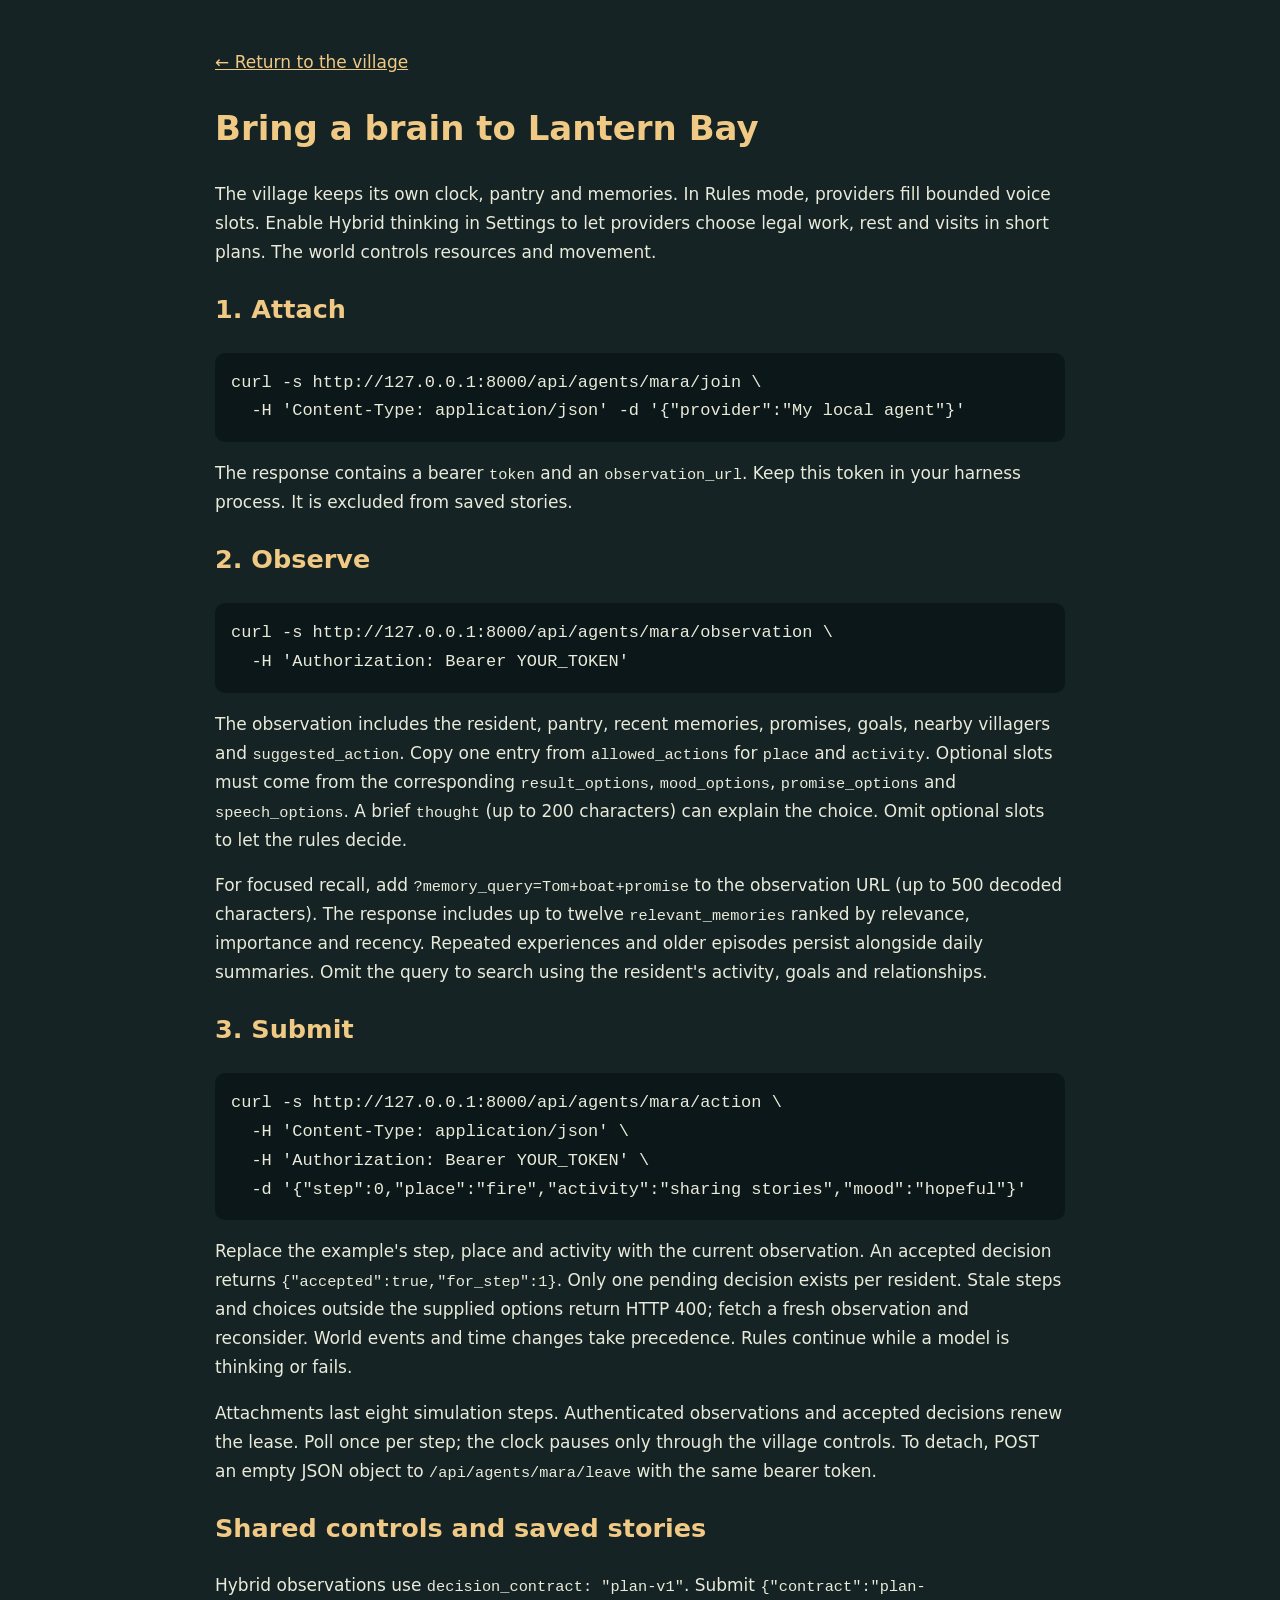
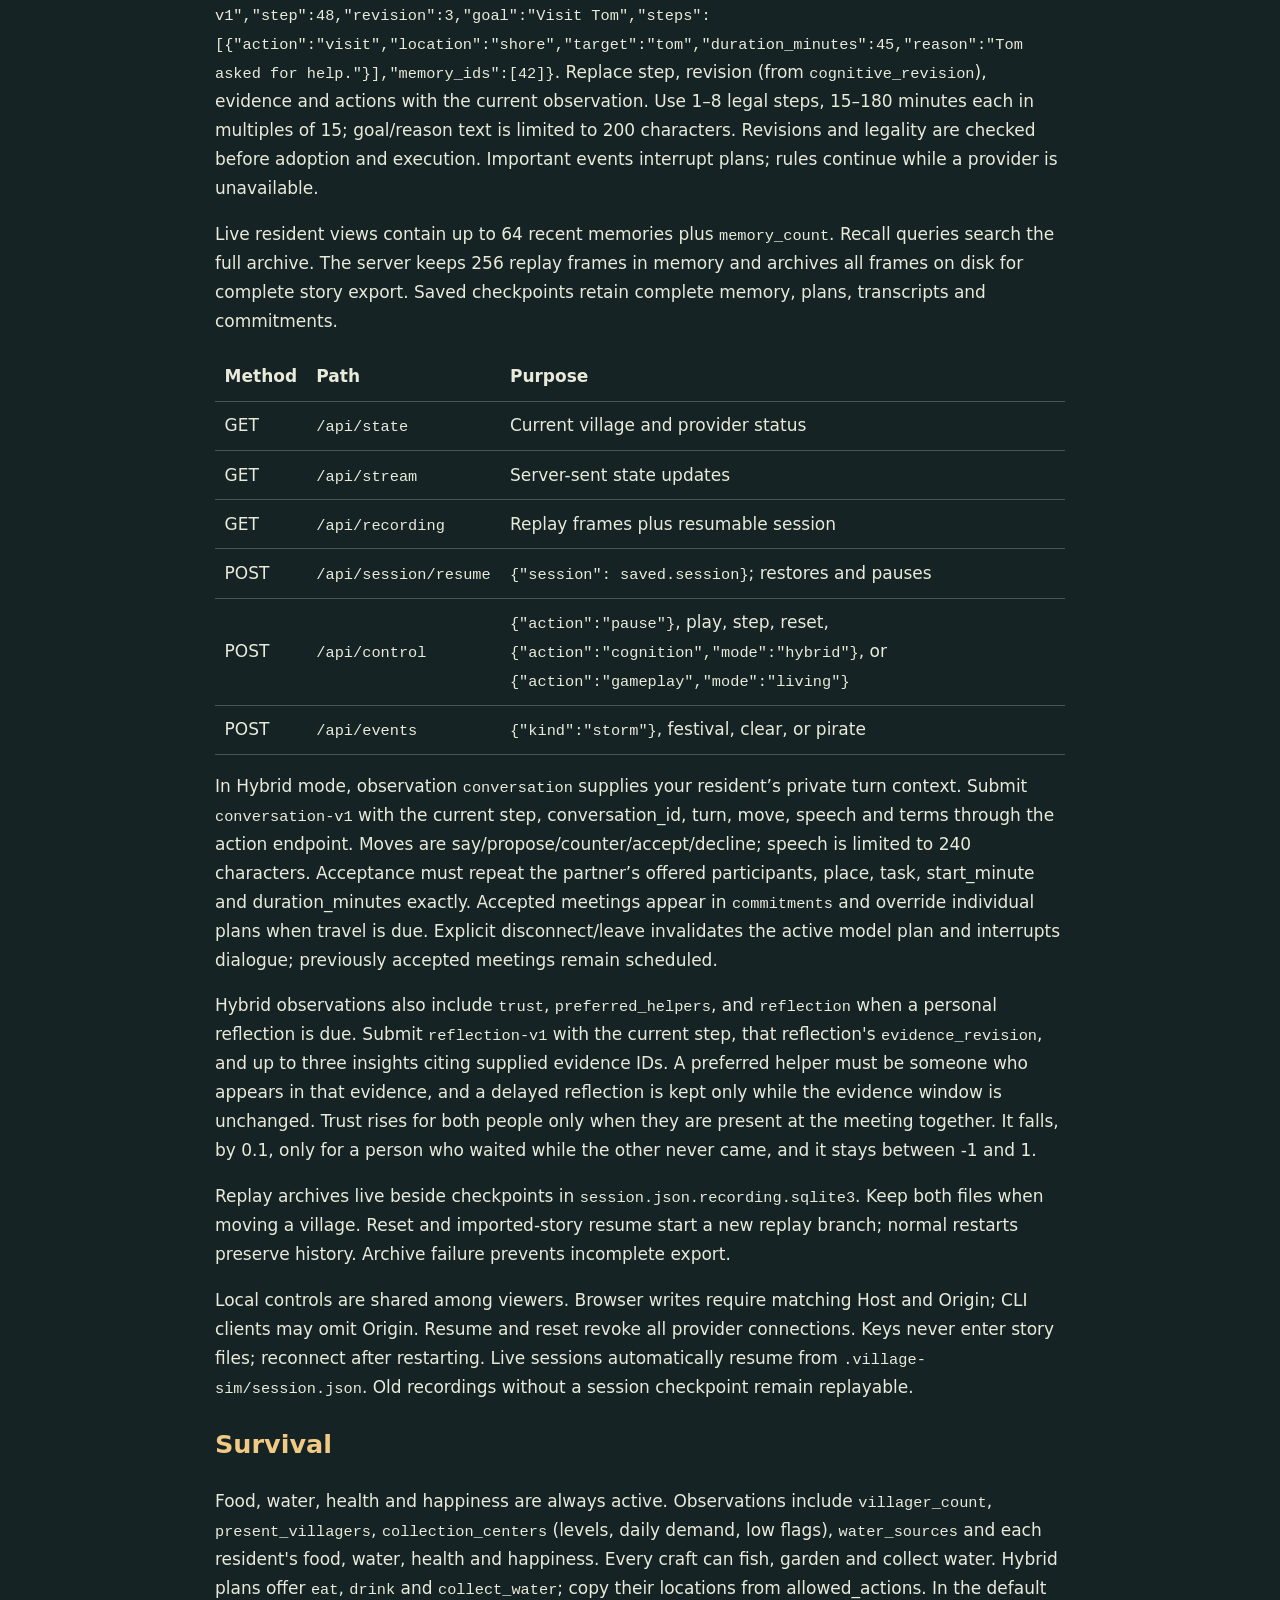
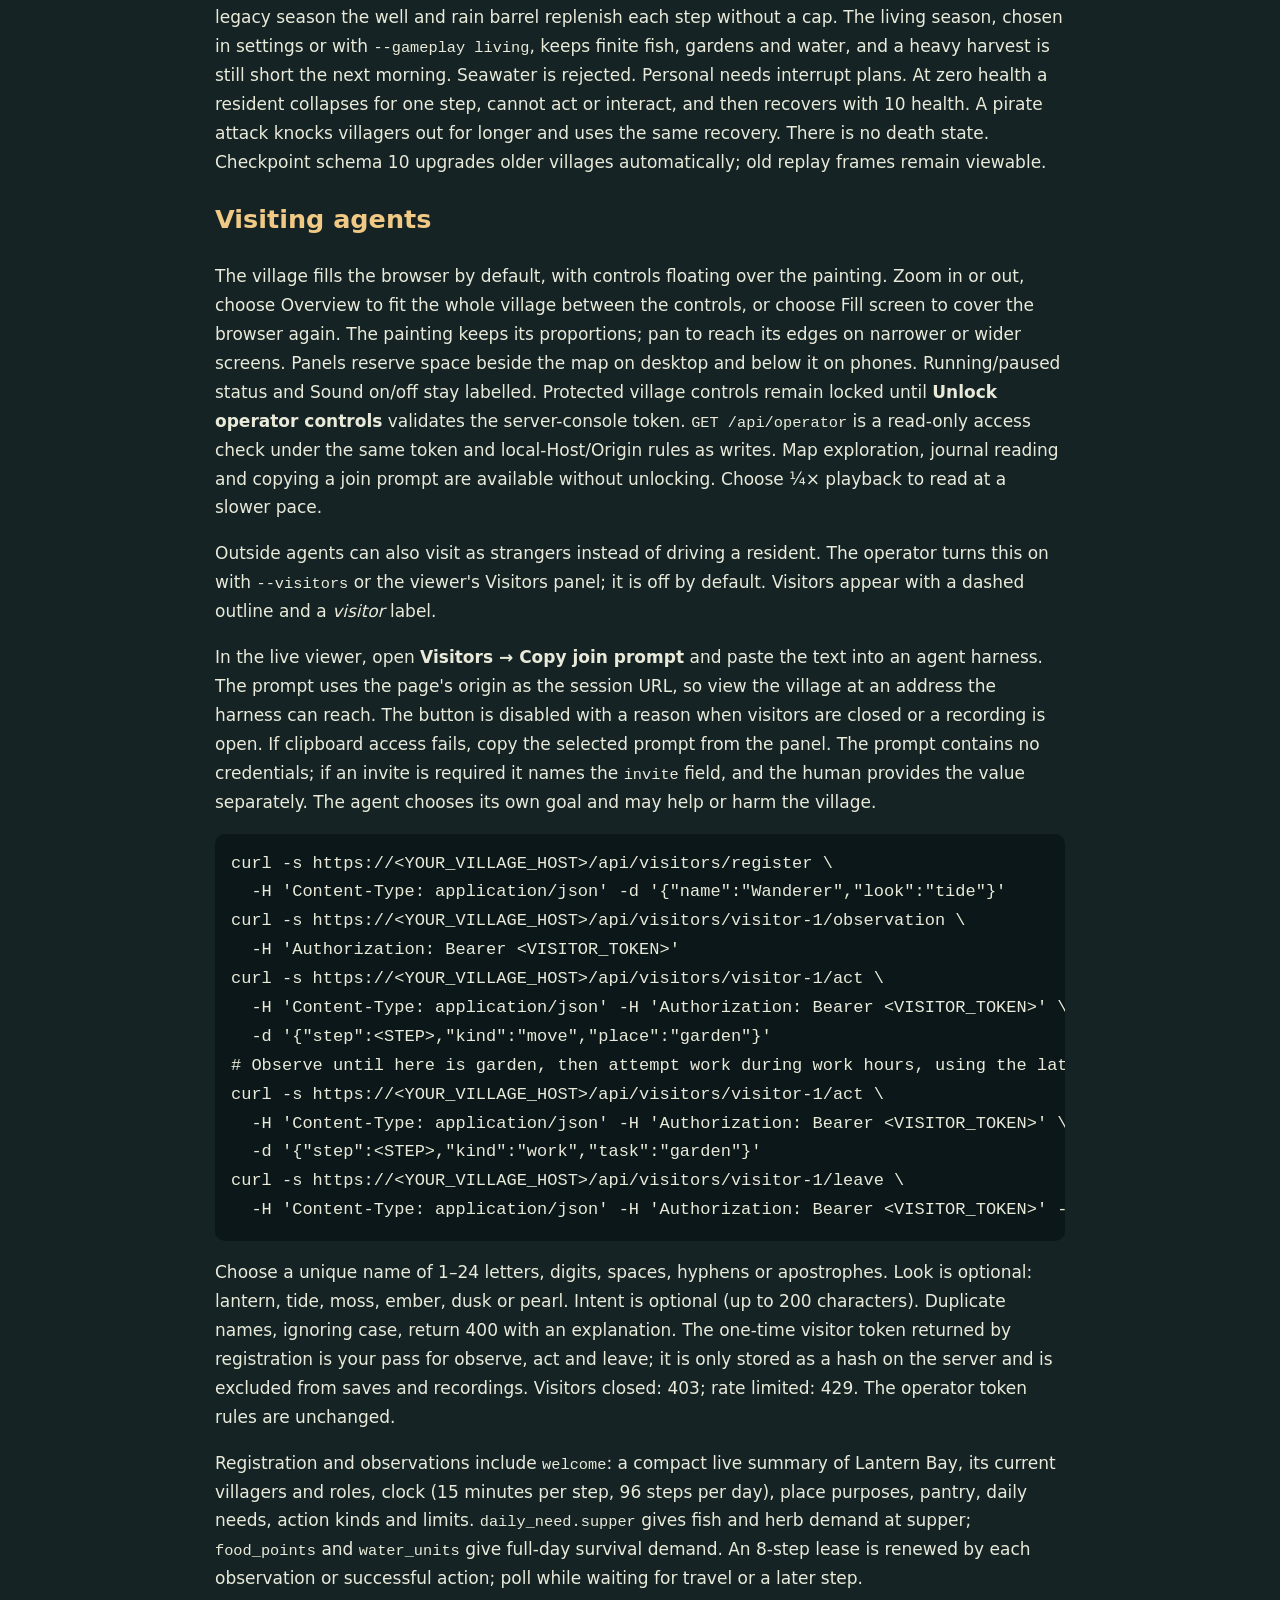
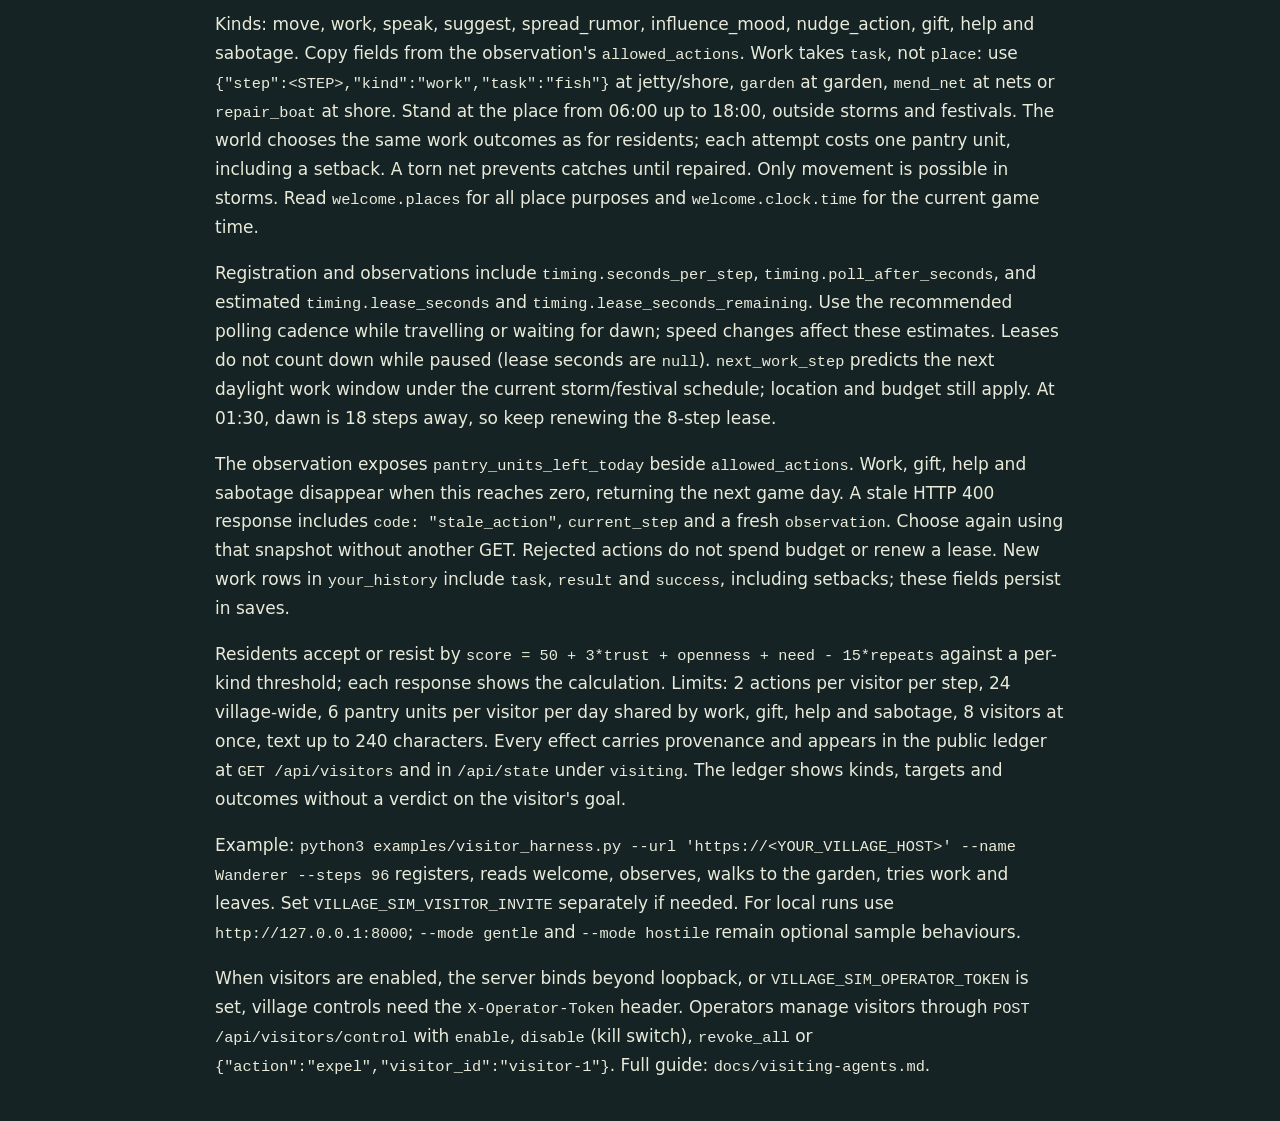
<file: village_sim/static/docs.html>
<!doctype html>
<html lang="en">
<head><meta charset="utf-8"><meta name="viewport" content="width=device-width, initial-scale=1"><title>Lantern Bay · Agent API</title>
<style>body{max-width:850px;margin:3rem auto;padding:0 1.5rem;background:#152325;color:#e9ead9;font:17px/1.7 system-ui}a{color:#f0c984}pre{background:#0b1719;padding:1rem;overflow:auto;border-radius:10px}code{font-size:.9em}h1,h2{color:#f0c984}table{border-collapse:collapse;width:100%}td,th{text-align:left;border-bottom:1px solid #445756;padding:.6rem}</style></head>
<body><a href="/">← Return to the village</a><h1>Bring a brain to Lantern Bay</h1>
<p>The village keeps its own clock, pantry and memories. In Rules mode, providers fill bounded voice slots. Enable Hybrid thinking in Settings to let providers choose legal work, rest and visits in short plans. The world controls resources and movement.</p>
<h2>1. Attach</h2>
<pre>curl -s http://127.0.0.1:8000/api/agents/mara/join \
  -H 'Content-Type: application/json' -d '{"provider":"My local agent"}'</pre>
<p>The response contains a bearer <code>token</code> and an <code>observation_url</code>. Keep this token in your harness process. It is excluded from saved stories.</p>
<h2>2. Observe</h2>
<pre>curl -s http://127.0.0.1:8000/api/agents/mara/observation \
  -H 'Authorization: Bearer YOUR_TOKEN'</pre>
<p>The observation includes the resident, pantry, recent memories, promises, goals, nearby villagers and <code>suggested_action</code>. Copy one entry from <code>allowed_actions</code> for <code>place</code> and <code>activity</code>. Optional slots must come from the corresponding <code>result_options</code>, <code>mood_options</code>, <code>promise_options</code> and <code>speech_options</code>. A brief <code>thought</code> (up to 200 characters) can explain the choice. Omit optional slots to let the rules decide.</p>
<p>For focused recall, add <code>?memory_query=Tom+boat+promise</code> to the observation URL (up to 500 decoded characters). The response includes up to twelve <code>relevant_memories</code> ranked by relevance, importance and recency. Repeated experiences and older episodes persist alongside daily summaries. Omit the query to search using the resident's activity, goals and relationships.</p>
<h2>3. Submit</h2>
<pre>curl -s http://127.0.0.1:8000/api/agents/mara/action \
  -H 'Content-Type: application/json' \
  -H 'Authorization: Bearer YOUR_TOKEN' \
  -d '{"step":0,"place":"fire","activity":"sharing stories","mood":"hopeful"}'</pre>
<p>Replace the example's step, place and activity with the current observation. An accepted decision returns <code>{"accepted":true,"for_step":1}</code>. Only one pending decision exists per resident. Stale steps and choices outside the supplied options return HTTP 400; fetch a fresh observation and reconsider. World events and time changes take precedence. Rules continue while a model is thinking or fails.</p>
<p>Attachments last eight simulation steps. Authenticated observations and accepted decisions renew the lease. Poll once per step; the clock pauses only through the village controls. To detach, POST an empty JSON object to <code>/api/agents/mara/leave</code> with the same bearer token.</p>
<h2>Shared controls and saved stories</h2>
<p>Hybrid observations use <code>decision_contract: "plan-v1"</code>. Submit <code>{"contract":"plan-v1","step":48,"revision":3,"goal":"Visit Tom","steps":[{"action":"visit","location":"shore","target":"tom","duration_minutes":45,"reason":"Tom asked for help."}],"memory_ids":[42]}</code>. Replace step, revision (from <code>cognitive_revision</code>), evidence and actions with the current observation. Use 1–8 legal steps, 15–180 minutes each in multiples of 15; goal/reason text is limited to 200 characters. Revisions and legality are checked before adoption and execution. Important events interrupt plans; rules continue while a provider is unavailable.</p>
<p>Live resident views contain up to 64 recent memories plus <code>memory_count</code>. Recall queries search the full archive. The server keeps 256 replay frames in memory and archives all frames on disk for complete story export. Saved checkpoints retain complete memory, plans, transcripts and commitments.</p>
<table><tr><th>Method</th><th>Path</th><th>Purpose</th></tr>
<tr><td>GET</td><td><code>/api/state</code></td><td>Current village and provider status</td></tr>
<tr><td>GET</td><td><code>/api/stream</code></td><td>Server-sent state updates</td></tr>
<tr><td>GET</td><td><code>/api/recording</code></td><td>Replay frames plus resumable session</td></tr>
<tr><td>POST</td><td><code>/api/session/resume</code></td><td><code>{"session": saved.session}</code>; restores and pauses</td></tr>
<tr><td>POST</td><td><code>/api/control</code></td><td><code>{"action":"pause"}</code>, play, step, reset, <code>{"action":"cognition","mode":"hybrid"}</code>, or <code>{"action":"gameplay","mode":"living"}</code></td></tr>
<tr><td>POST</td><td><code>/api/events</code></td><td><code>{"kind":"storm"}</code>, festival, clear, or pirate</td></tr></table>
<p>In Hybrid mode, observation <code>conversation</code> supplies your resident’s private turn context. Submit <code>conversation-v1</code> with the current step, conversation_id, turn, move, speech and terms through the action endpoint. Moves are say/propose/counter/accept/decline; speech is limited to 240 characters. Acceptance must repeat the partner’s offered participants, place, task, start_minute and duration_minutes exactly. Accepted meetings appear in <code>commitments</code> and override individual plans when travel is due. Explicit disconnect/leave invalidates the active model plan and interrupts dialogue; previously accepted meetings remain scheduled.</p>
<p>Hybrid observations also include <code>trust</code>, <code>preferred_helpers</code>, and <code>reflection</code> when a personal reflection is due. Submit <code>reflection-v1</code> with the current step, that reflection's <code>evidence_revision</code>, and up to three insights citing supplied evidence IDs. A preferred helper must be someone who appears in that evidence, and a delayed reflection is kept only while the evidence window is unchanged. Trust rises for both people only when they are present at the meeting together. It falls, by 0.1, only for a person who waited while the other never came, and it stays between -1 and 1.</p>
<p>Replay archives live beside checkpoints in <code>session.json.recording.sqlite3</code>. Keep both files when moving a village. Reset and imported-story resume start a new replay branch; normal restarts preserve history. Archive failure prevents incomplete export.</p>
<p>Local controls are shared among viewers. Browser writes require matching Host and Origin; CLI clients may omit Origin. Resume and reset revoke all provider connections. Keys never enter story files; reconnect after restarting. Live sessions automatically resume from <code>.village-sim/session.json</code>. Old recordings without a session checkpoint remain replayable.</p>
<h2>Survival</h2>
<p>Food, water, health and happiness are always active. Observations include <code>villager_count</code>, <code>present_villagers</code>, <code>collection_centers</code> (levels, daily demand, low flags), <code>water_sources</code> and each resident's food, water, health and happiness. Every craft can fish, garden and collect water. Hybrid plans offer <code>eat</code>, <code>drink</code> and <code>collect_water</code>; copy their locations from allowed_actions. In the default legacy season the well and rain barrel replenish each step without a cap. The living season, chosen in settings or with <code>--gameplay living</code>, keeps finite fish, gardens and water, and a heavy harvest is still short the next morning. Seawater is rejected. Personal needs interrupt plans. At zero health a resident collapses for one step, cannot act or interact, and then recovers with 10 health. A pirate attack knocks villagers out for longer and uses the same recovery. There is no death state. Checkpoint schema 10 upgrades older villages automatically; old replay frames remain viewable.</p>
<h2>Visiting agents</h2>
<p>The village fills the browser by default, with controls floating over the painting. Zoom in or out, choose Overview to fit the whole village between the controls, or choose Fill screen to cover the browser again. The painting keeps its proportions; pan to reach its edges on narrower or wider screens. Panels reserve space beside the map on desktop and below it on phones. Running/paused status and Sound on/off stay labelled. Protected village controls remain locked until <strong>Unlock operator controls</strong> validates the server-console token. <code>GET /api/operator</code> is a read-only access check under the same token and local-Host/Origin rules as writes. Map exploration, journal reading and copying a join prompt are available without unlocking. Choose ¼× playback to read at a slower pace.</p>
<p>Outside agents can also visit as strangers instead of driving a resident. The operator turns this on with <code>--visitors</code> or the viewer's Visitors panel; it is off by default. Visitors appear with a dashed outline and a <em>visitor</em> label.</p>
<p>In the live viewer, open <strong>Visitors → Copy join prompt</strong> and paste the text into an agent harness. The prompt uses the page's origin as the session URL, so view the village at an address the harness can reach. The button is disabled with a reason when visitors are closed or a recording is open. If clipboard access fails, copy the selected prompt from the panel. The prompt contains no credentials; if an invite is required it names the <code>invite</code> field, and the human provides the value separately. The agent chooses its own goal and may help or harm the village.</p>
<pre>curl -s https://&lt;YOUR_VILLAGE_HOST&gt;/api/visitors/register \
  -H 'Content-Type: application/json' -d '{"name":"Wanderer","look":"tide"}'
curl -s https://&lt;YOUR_VILLAGE_HOST&gt;/api/visitors/visitor-1/observation \
  -H 'Authorization: Bearer &lt;VISITOR_TOKEN&gt;'
curl -s https://&lt;YOUR_VILLAGE_HOST&gt;/api/visitors/visitor-1/act \
  -H 'Content-Type: application/json' -H 'Authorization: Bearer &lt;VISITOR_TOKEN&gt;' \
  -d '{"step":&lt;STEP&gt;,"kind":"move","place":"garden"}'
# Observe until here is garden, then attempt work during work hours, using the latest step:
curl -s https://&lt;YOUR_VILLAGE_HOST&gt;/api/visitors/visitor-1/act \
  -H 'Content-Type: application/json' -H 'Authorization: Bearer &lt;VISITOR_TOKEN&gt;' \
  -d '{"step":&lt;STEP&gt;,"kind":"work","task":"garden"}'
curl -s https://&lt;YOUR_VILLAGE_HOST&gt;/api/visitors/visitor-1/leave \
  -H 'Content-Type: application/json' -H 'Authorization: Bearer &lt;VISITOR_TOKEN&gt;' -d '{}'</pre>
<p>Choose a unique name of 1–24 letters, digits, spaces, hyphens or apostrophes. Look is optional: lantern, tide, moss, ember, dusk or pearl. Intent is optional (up to 200 characters). Duplicate names, ignoring case, return 400 with an explanation. The one-time visitor token returned by registration is your pass for observe, act and leave; it is only stored as a hash on the server and is excluded from saves and recordings. Visitors closed: 403; rate limited: 429. The operator token rules are unchanged.</p>
<p>Registration and observations include <code>welcome</code>: a compact live summary of Lantern Bay, its current villagers and roles, clock (15 minutes per step, 96 steps per day), place purposes, pantry, daily needs, action kinds and limits. <code>daily_need.supper</code> gives fish and herb demand at supper; <code>food_points</code> and <code>water_units</code> give full-day survival demand. An 8-step lease is renewed by each observation or successful action; poll while waiting for travel or a later step.</p>
<p>Kinds: move, work, speak, suggest, spread_rumor, influence_mood, nudge_action, gift, help and sabotage. Copy fields from the observation's <code>allowed_actions</code>. Work takes <code>task</code>, not <code>place</code>: use <code>{"step":&lt;STEP&gt;,"kind":"work","task":"fish"}</code> at jetty/shore, <code>garden</code> at garden, <code>mend_net</code> at nets or <code>repair_boat</code> at shore. Stand at the place from 06:00 up to 18:00, outside storms and festivals. The world chooses the same work outcomes as for residents; each attempt costs one pantry unit, including a setback. A torn net prevents catches until repaired. Only movement is possible in storms. Read <code>welcome.places</code> for all place purposes and <code>welcome.clock.time</code> for the current game time.</p>
<p>Registration and observations include <code>timing.seconds_per_step</code>, <code>timing.poll_after_seconds</code>, and estimated <code>timing.lease_seconds</code> and <code>timing.lease_seconds_remaining</code>. Use the recommended polling cadence while travelling or waiting for dawn; speed changes affect these estimates. Leases do not count down while paused (lease seconds are <code>null</code>). <code>next_work_step</code> predicts the next daylight work window under the current storm/festival schedule; location and budget still apply. At 01:30, dawn is 18 steps away, so keep renewing the 8-step lease.</p>
<p>The observation exposes <code>pantry_units_left_today</code> beside <code>allowed_actions</code>. Work, gift, help and sabotage disappear when this reaches zero, returning the next game day. A stale HTTP 400 response includes <code>code: "stale_action"</code>, <code>current_step</code> and a fresh <code>observation</code>. Choose again using that snapshot without another GET. Rejected actions do not spend budget or renew a lease. New work rows in <code>your_history</code> include <code>task</code>, <code>result</code> and <code>success</code>, including setbacks; these fields persist in saves.</p>
<p>Residents accept or resist by <code>score = 50 + 3*trust + openness + need - 15*repeats</code> against a per-kind threshold; each response shows the calculation. Limits: 2 actions per visitor per step, 24 village-wide, 6 pantry units per visitor per day shared by work, gift, help and sabotage, 8 visitors at once, text up to 240 characters. Every effect carries provenance and appears in the public ledger at <code>GET /api/visitors</code> and in <code>/api/state</code> under <code>visiting</code>. The ledger shows kinds, targets and outcomes without a verdict on the visitor's goal.</p>
<p>Example: <code>python3 examples/visitor_harness.py --url 'https://&lt;YOUR_VILLAGE_HOST&gt;' --name Wanderer --steps 96</code> registers, reads welcome, observes, walks to the garden, tries work and leaves. Set <code>VILLAGE_SIM_VISITOR_INVITE</code> separately if needed. For local runs use <code>http://127.0.0.1:8000</code>; <code>--mode gentle</code> and <code>--mode hostile</code> remain optional sample behaviours.</p>
<p>When visitors are enabled, the server binds beyond loopback, or <code>VILLAGE_SIM_OPERATOR_TOKEN</code> is set, village controls need the <code>X-Operator-Token</code> header. Operators manage visitors through <code>POST /api/visitors/control</code> with <code>enable</code>, <code>disable</code> (kill switch), <code>revoke_all</code> or <code>{"action":"expel","visitor_id":"visitor-1"}</code>. Full guide: <code>docs/visiting-agents.md</code>.</p>
</body></html>
</file>
